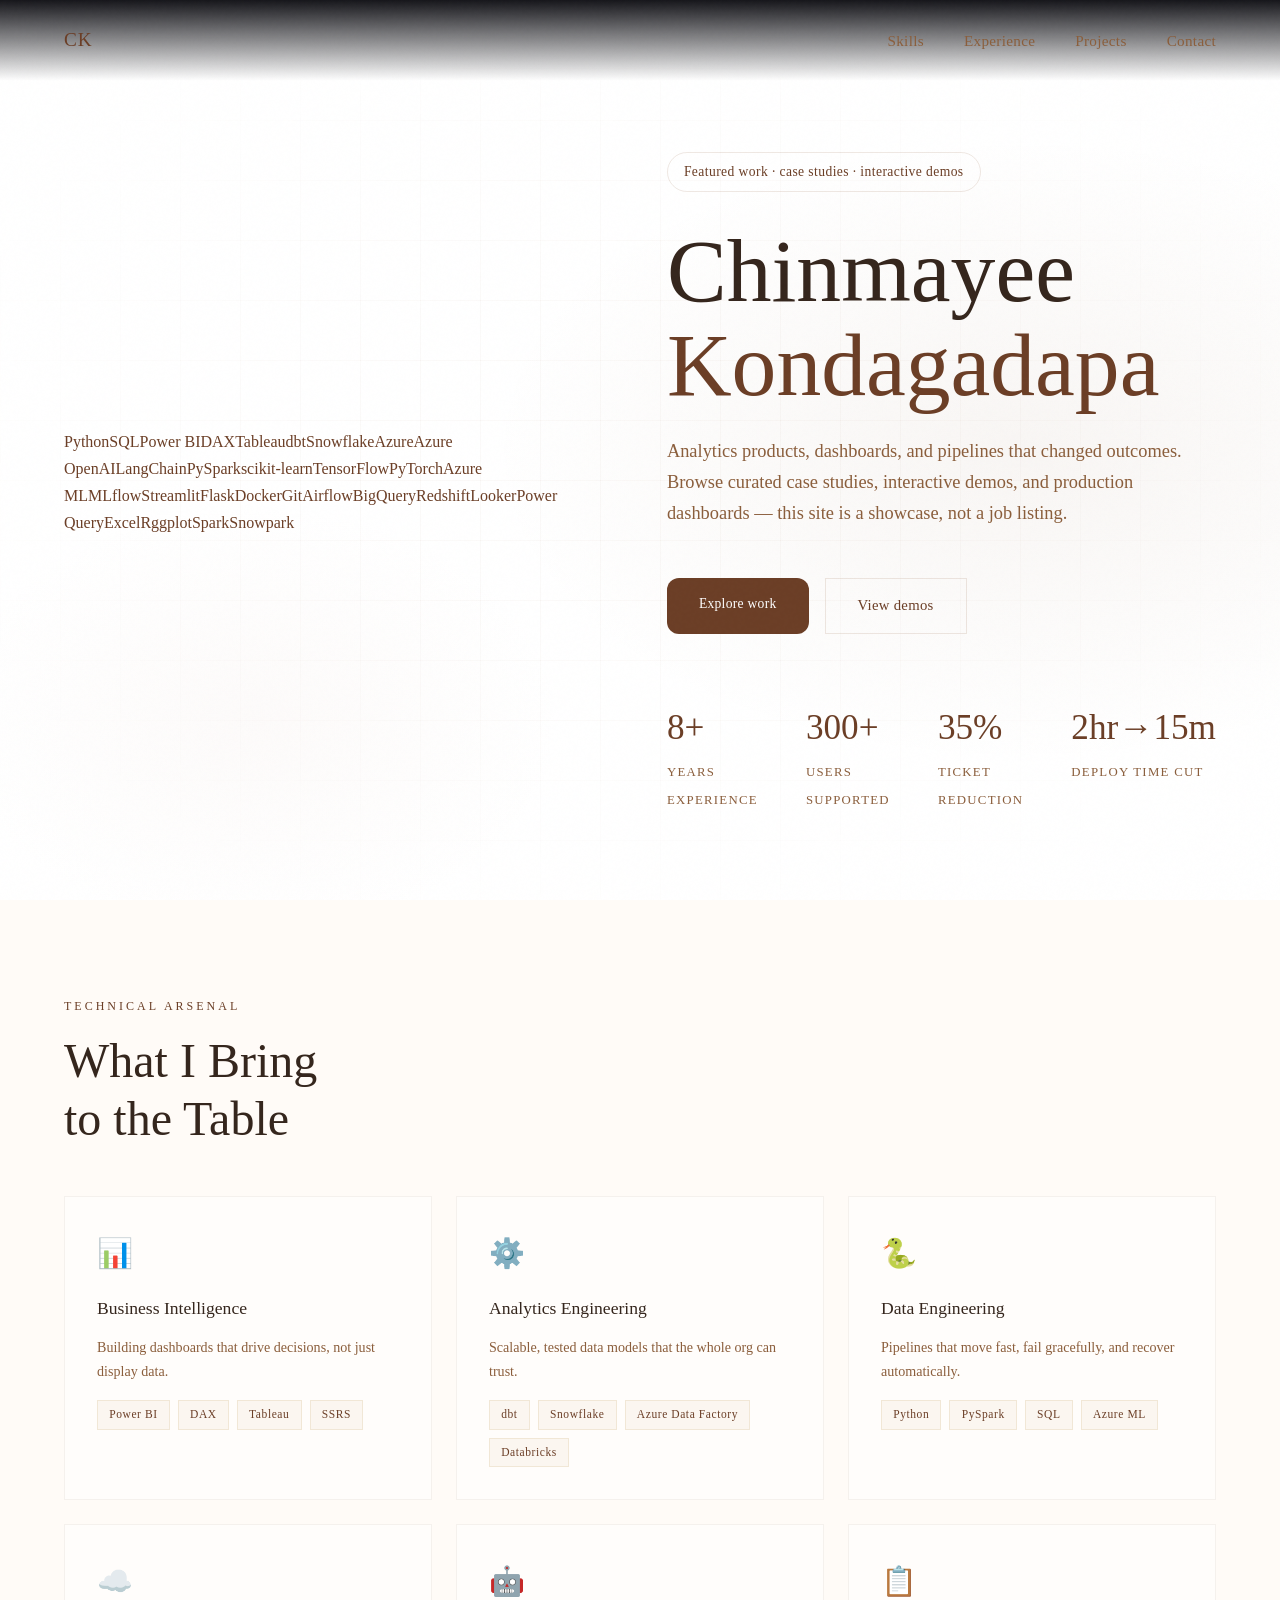
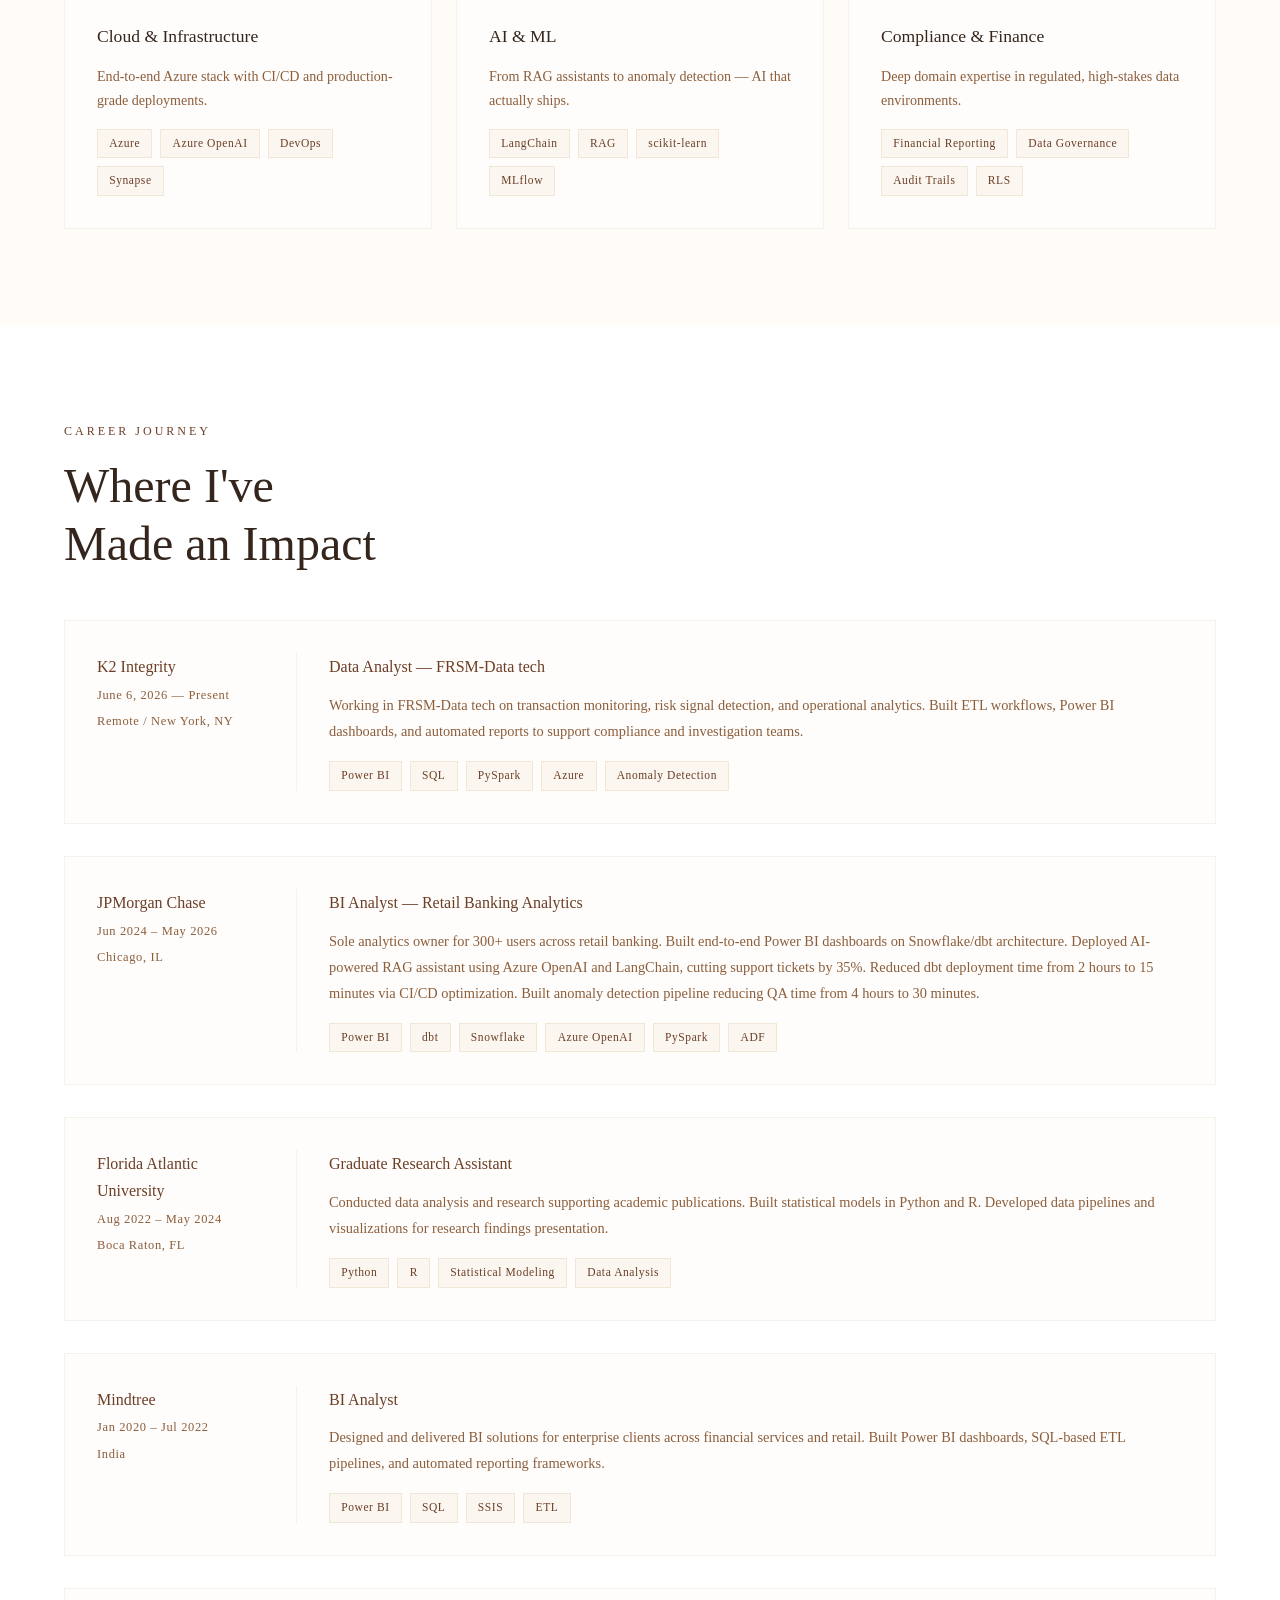
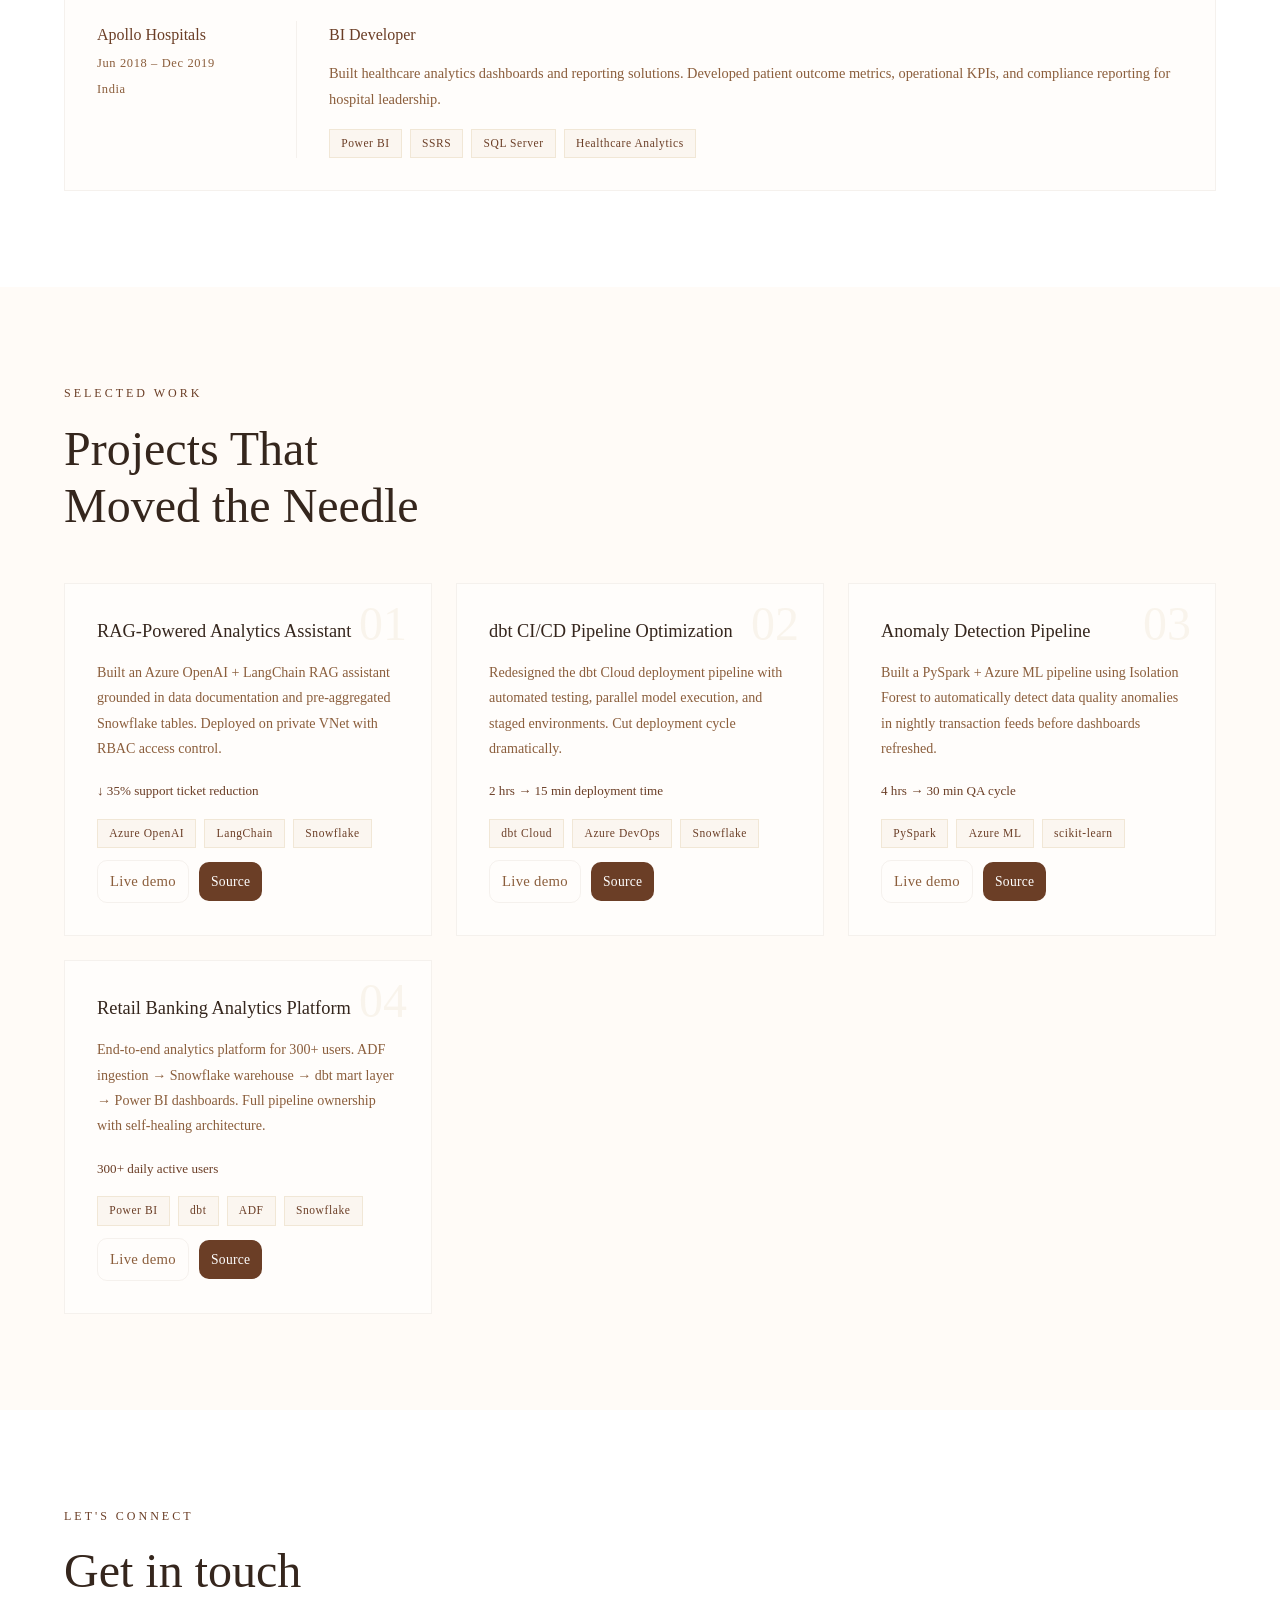
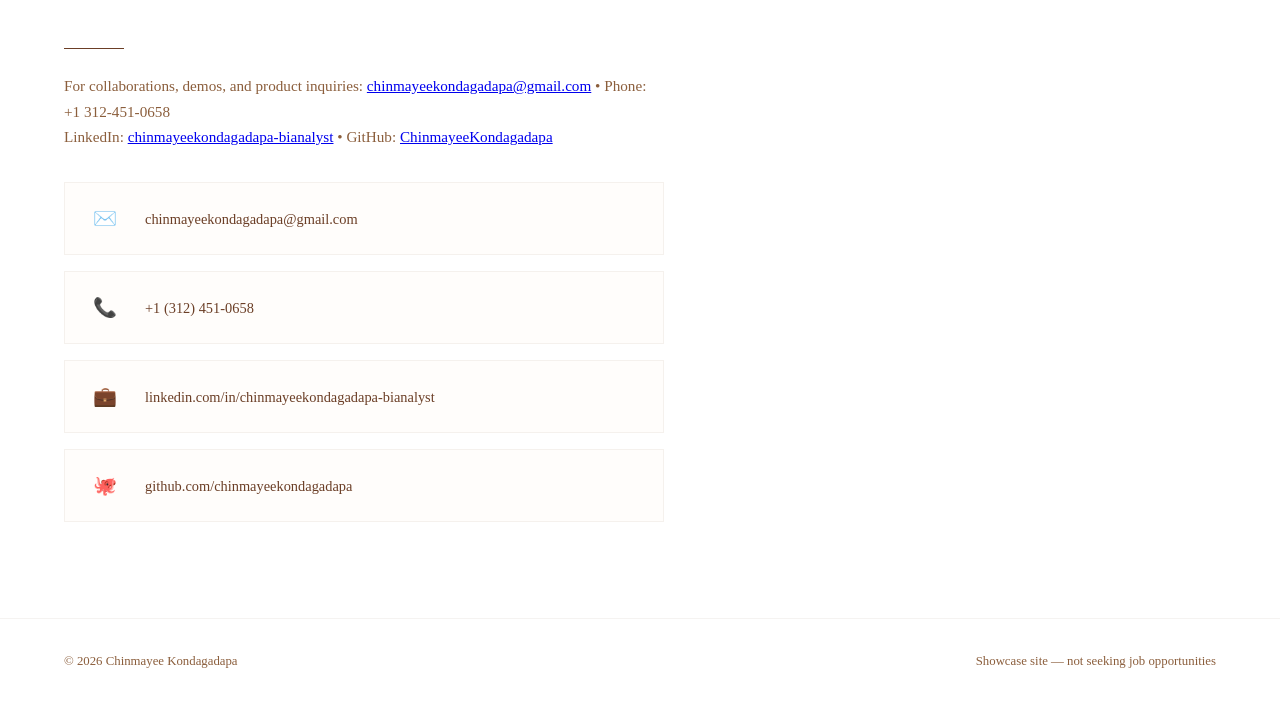
<file: index.html>
<!DOCTYPE html>
<html lang="en">
<head>
<meta charset="UTF-8">
<meta name="viewport" content="width=device-width, initial-scale=1.0">
<title>Chinmayee Kondagadapa | Senior BI Analyst & Analytics Engineer</title>
<!-- removed Google Fonts; using Times New Roman -->
<style>  :root {
    --bg: #ffffff; /* white */
    --bg2: #fffbf7; /* subtle cream */
    --surface: #fffdfb;
    --border: rgba(92,51,23,0.06);
    --accent: #6b3e26; /* brown */
    --accent2: #b88a6d; /* light brown */
    --accent-teal: #0b7880;
    --accent-amber: #c58f2e;
    --accent-indigo: #4b6cb7;
    --chart-1: #6aa3a0; /* for sparklines */
    --chart-2: #b88a6d;
    --chart-3: #4b6cb7;
    --text: #6b3e26; /* main text brown */
    --muted: #8b5e3c; /* muted brown */
    --muted-2: #a1876a;
    --white: #ffffff;

    --brown-900:#35261d;
    --brown-800:#4a3628;
    --brown-700:#6b4a38;
    --brown-600:#8b5e3c;
    --brown-500:#a57757;
    --brown-400:#cfae92;
    --brown-200:#fff6f1;

    --brown-h1:var(--brown-900);
    --brown-h2:var(--brown-700);
    --brown-h3:var(--brown-600);
  }

  /* Enforce no-bold typography globally */
    html, body, *, *::before, *::after {
    font-family: 'Times New Roman', Times, serif !important;
    font-style: normal !important;
    font-weight: 400 !important;
    -webkit-font-smoothing: antialiased;
    text-rendering: optimizeLegibility;
    font-synthesis: none !important;
  }

  /* Enforce no-bold typography globally */
    html, body, *, *::before, *::after {
    font-family: 'Times New Roman', Times, serif !important;
    font-style: normal !important;
    font-weight: 400 !important;
    -webkit-font-smoothing: antialiased;
    text-rendering: optimizeLegibility;
    font-synthesis: none !important;
  }

  * { margin: 0; padding: 0; box-sizing: border-box; }

  html { scroll-behavior: smooth; }

  body {
    background: var(--bg);
    color: var(--text);
    font-family: 'Times New Roman', Times, serif;
    font-weight: 300;
    line-height: 1.7;
    overflow-x: hidden;
  }

  /* NOISE OVERLAY */
  body::before {
    content: '';
    position: fixed;
    inset: 0;
    background-image: url("data:image/svg+xml,%3Csvg viewBox='0 0 256 256' xmlns='http://www.w3.org/2000/svg'%3E%3Cfilter id='noise'%3E%3CfeTurbulence type='fractalNoise' baseFrequency='0.9' numOctaves='4' stitchTiles='stitch'/%3E%3C/filter%3E%3Crect width='100%25' height='100%25' filter='url(%23noise)' opacity='0.03'/%3E%3C/svg%3E");
    pointer-events: none;
    z-index: 9999;
    opacity: 0.4;
  }

  /* NAV */
  nav {
    position: fixed;
    top: 0;
    width: 100%;
    padding: 1.5rem 4rem;
    display: flex;
    justify-content: space-between;
    align-items: center;
    z-index: 100;
    background: linear-gradient(to bottom, rgba(10,10,15,0.95), transparent);
    backdrop-filter: blur(8px);
  }

  .nav-logo {
    font-family: 'DM Sans', sans-serif;
    font-size: 1.2rem;
    color: var(--accent);
    letter-spacing: 0.05em;
    font-weight: 300 !important;
  }

  .nav-links {
    display: flex;
    gap: 2.5rem;
    list-style: none;
  }

  .nav-links a {
    color: var(--muted);
    text-decoration: none;
    font-size: 0.95rem;
    letter-spacing: 0.02em;
    text-transform: none;
    transition: color 0.2s;
  }

  .nav-links a:hover { color: var(--accent); }

  /* HERO */
  .hero {
    min-height: 100vh;
    display: flex;
    align-items: center;
    padding: 8rem 4rem 4rem;
    position: relative;
    overflow: hidden;
  }

  .hero-bg {
    position: absolute;
    inset: 0;
    background: 
      radial-gradient(ellipse 60% 50% at 80% 50%, rgba(139,94,60,0.06) 0%, transparent 70%),
      radial-gradient(ellipse 40% 40% at 20% 80%, rgba(216,180,166,0.06) 0%, transparent 60%);
  }

  .hero-grid {
    position: absolute;
    inset: 0;
    background-image: 
      linear-gradient(rgba(139,94,60,0.03) 1px, transparent 1px),
      linear-gradient(90deg, rgba(139,94,60,0.03) 1px, transparent 1px);
    background-size: 60px 60px;
    mask-image: radial-gradient(ellipse at center, black 30%, transparent 80%);
  }

  .hero-content {
    position: relative;
    z-index: 1;
    max-width: 900px;
  }

  .hero-tag {
    display: inline-block;
    font-size: 0.85rem;
    letter-spacing: 0.03em;
    text-transform: none;
    color: var(--accent);
    border: 1px solid rgba(139,94,60,0.14);
    padding: 0.45rem 1rem;
    margin-bottom: 2rem;
    border-radius: 999px;
    animation: fadeUp 0.8s ease forwards;
    opacity: 0;
  }

  .hero h1 {
    font-family: 'DM Sans', sans-serif;
    font-size: clamp(3rem, 7vw, 6rem);
    line-height: 1.05;
    color: var(--text);
    font-weight: 300 !important;
    animation: fadeUp 0.8s 0.2s ease forwards;
    opacity: 0;
  }

  .hero h1 em {
    font-style: italic;
    color: var(--accent);
  }

  .hero-sub {
    margin-top: 1.5rem;
    font-size: 1.15rem;
    color: var(--muted);
    max-width: 560px;
    animation: fadeUp 0.8s 0.4s ease forwards;
    opacity: 0;
  }

  .hero-ctas {
    margin-top: 3rem;
    display: flex;
    gap: 1rem;
    flex-wrap: wrap;
    animation: fadeUp 0.8s 0.6s ease forwards;
    opacity: 0;
  }

  .btn-primary {
    padding: 0.9rem 2rem;
    background: var(--accent);
    color: #ffffff;
    text-decoration: none;
    font-size: 0.85rem;
    font-weight: 300;
    letter-spacing: 0.02em;
    text-transform: none;
    border-radius: 12px;
    transition: all 0.22s;
  }

  .btn-primary:hover {
    background: var(--accent2);
    transform: translateY(-2px);
  }

  .btn-ghost {
    padding: 0.9rem 2rem;
    border: 1px solid rgba(139,94,60,0.14);
    color: var(--accent);
    text-decoration: none;
    font-size: 0.92rem;
    letter-spacing: 0.02em;
    text-transform: none;
    font-weight: 300;
    transition: all 0.22s;
  }

  .btn-ghost:hover {
    border-color: var(--accent);
    background: rgba(200,169,110,0.05);
  }

  .hero-stats {
    margin-top: 4rem;
    display: flex;
    gap: 3rem;
    animation: fadeUp 0.8s 0.8s ease forwards;
    opacity: 0;
  }

  .stat-num {
    font-family: 'DM Sans', sans-serif;
    font-size: 2.2rem;
    color: var(--accent);
    display: block;
    font-weight: 300 !important;
  }

  .stat-label {
    font-size: 0.8rem;
    color: var(--muted);
    letter-spacing: 0.1em;
    text-transform: uppercase;
  }

  /* SECTIONS */
  section {
    padding: 6rem 4rem;
  }

  .section-label {
    font-size: 0.75rem;
    letter-spacing: 0.25em;
    text-transform: uppercase;
    color: var(--accent);
    margin-bottom: 1rem;
  }

  .section-title {
    font-family: 'DM Sans', sans-serif;
    font-size: clamp(2rem, 4vw, 3rem);
    color: var(--text);
    margin-bottom: 3rem;
    line-height: 1.2;
    font-weight: 300 !important;
  }

  /* SKILLS */
  #skills { background: var(--bg2); }

  .skills-grid {
    display: grid;
    grid-template-columns: repeat(auto-fit, minmax(280px, 1fr));
    gap: 1.5rem;
  }

  .skill-card {
    background: var(--surface);
    border: 1px solid var(--border);
    padding: 2rem;
    position: relative;
    overflow: hidden;
    transition: all 0.3s;
  }

  .skill-card::before {
    content: '';
    position: absolute;
    top: 0;
    left: 0;
    width: 3px;
    height: 100%;
    background: var(--accent);
    transform: scaleY(0);
    transition: transform 0.3s;
  }

  .skill-card:hover::before { transform: scaleY(1); }
  .skill-card:hover { border-color: rgba(200,169,110,0.3); transform: translateY(-4px); }

  .skill-icon {
    font-size: 1.8rem;
    margin-bottom: 1rem;
  }

  .skill-card h3 {
    font-family: 'DM Sans', sans-serif;
    font-size: 1.1rem;
    color: var(--text);
    margin-bottom: 0.8rem;
    font-weight: 300 !important;
  }

  .skill-tags {
    display: flex;
    flex-wrap: wrap;
    gap: 0.5rem;
    margin-top: 1rem;
  }

  .tag {
    font-size: 0.72rem;
    padding: 0.25rem 0.7rem;
    background: rgba(200,169,110,0.08);
    border: 1px solid rgba(200,169,110,0.2);
    color: var(--accent);
    letter-spacing: 0.05em;
  }

  /* EXPERIENCE */
  #experience { background: var(--bg); }

  .exp-list { display: flex; flex-direction: column; gap: 2rem; }

  .exp-item {
    display: grid;
    grid-template-columns: 200px 1fr;
    gap: 2rem;
    padding: 2rem;
    background: var(--surface);
    border: 1px solid var(--border);
    transition: border-color 0.3s;
  }

  .exp-item:hover { border-color: rgba(200,169,110,0.3); }

  .exp-meta { border-right: 1px solid var(--border); padding-right: 2rem; }

  .exp-company {
    font-family: 'DM Sans', sans-serif;
    font-size: 1rem;
    color: var(--accent);
    margin-bottom: 0.3rem;
    font-weight: 300 !important;
  }

  .exp-period {
    font-size: 0.78rem;
    color: var(--muted);
    letter-spacing: 0.05em;
  }

  .exp-role {
    font-size: 1rem;
    font-weight: 300;
    color: var(--text);
    margin-bottom: 0.8rem;
  }

  .exp-desc {
    font-size: 0.9rem;
    color: var(--muted);
    line-height: 1.8;
  }

  .exp-highlights {
    margin-top: 1rem;
    display: flex;
    flex-wrap: wrap;
    gap: 0.5rem;
  }

  /* PROJECTS */
  #projects { background: var(--bg2); }

  .projects-grid {
    display: grid;
    grid-template-columns: repeat(auto-fit, minmax(320px, 1fr));
    gap: 1.5rem;
  }

  .project-card {
    background: var(--surface);
    border: 1px solid var(--border);
    padding: 2rem;
    transition: all 0.3s;
    position: relative;
    overflow: hidden;
  }

  .project-card::after {
    content: '';
    position: absolute;
    bottom: 0;
    left: 0;
    right: 0;
    height: 2px;
    background: linear-gradient(90deg, var(--accent), transparent);
    transform: scaleX(0);
    transform-origin: left;
    transition: transform 0.3s;
  }

  .project-card:hover::after { transform: scaleX(1); }
  .project-card:hover { transform: translateY(-4px); border-color: rgba(200,169,110,0.3); }

  .project-num {
    font-family: 'DM Sans', sans-serif;
    font-size: 3rem;
    color: rgba(200,169,110,0.1);
    position: absolute;
    top: 1rem;
    right: 1.5rem;
    line-height: 1;
    font-weight: 300 !important;
  }

  .project-card h3 {
    font-family: 'DM Sans', sans-serif;
    font-size: 1.15rem;
    color: var(--text);
    margin-bottom: 0.8rem;
    font-weight: 300 !important;
  }

  .project-card p {
    font-size: 0.88rem;
    color: var(--muted);
    line-height: 1.8;
  }

  .project-impact {
    margin-top: 1.2rem;
    font-size: 0.82rem;
    color: var(--accent);
    font-weight: 300;
  }

  /* CONTACT */
  #contact { background: var(--bg); }

  .contact-inner {
    max-width: 600px;
  }

  .contact-links {
    display: flex;
    flex-direction: column;
    gap: 1rem;
    margin-top: 2rem;
  }

  .contact-link {
    display: flex;
    align-items: center;
    gap: 1.5rem;
    padding: 1.2rem 1.5rem;
    background: var(--surface);
    border: 1px solid var(--border);
    text-decoration: none;
    color: var(--text);
    transition: all 0.3s;
  }

  .contact-link:hover {
    border-color: rgba(200,169,110,0.4);
    color: var(--accent);
    transform: translateX(8px);
  }

  .contact-link-icon {
    font-size: 1.2rem;
    width: 2rem;
    text-align: center;
  }

  .contact-link-text { font-size: 0.9rem; }

  .contact-link-arrow {
    margin-left: auto;
    color: var(--accent);
    opacity: 0;
    transition: opacity 0.3s;
  }

  .contact-link:hover .contact-link-arrow { opacity: 1; }

  /* FOOTER */
  footer {
    padding: 2rem 4rem;
    border-top: 1px solid var(--border);
    display: flex;
    justify-content: space-between;
    align-items: center;
    font-size: 0.8rem;
    color: var(--muted);
  }

  /* ANIMATIONS */
  @keyframes fadeUp {
    from { opacity: 0; transform: translateY(24px); }
    to { opacity: 1; transform: translateY(0); }
  }

  .reveal {
    opacity: 0;
    transform: translateY(30px);
    transition: opacity 0.7s ease, transform 0.7s ease;
  }

  .reveal.visible {
    opacity: 1;
    transform: translateY(0);
  }

  /* DIVIDER */
  .divider {
    width: 60px;
    height: 1px;
    background: var(--accent);
    margin: 1.5rem 0;
  }

  @media (max-width: 768px) {
    nav { padding: 1.2rem 1.5rem; }
    .nav-links { display: none; }
    section { padding: 4rem 1.5rem; }
    .hero { padding: 7rem 1.5rem 3rem; }
    .hero-stats { gap: 1.5rem; flex-wrap: wrap; }
    .exp-item { grid-template-columns: 1fr; }
    .exp-meta { border-right: none; border-bottom: 1px solid var(--border); padding-right: 0; padding-bottom: 1rem; }
    footer { flex-direction: column; gap: 0.5rem; text-align: center; }
  }
  /* No bold override: enforce light weights for all text and headings */
  h1,h2,h3,h4,h5,h6,strong,b,button,a,p,li { font-weight: 400 !important; font-style: normal !important; }

  /* Headings and titles: darker brown, handwritten italic, no bold */
  h1,h2,h3,h4,h5,h6 {
    color: var(--brown-h1) !important;
    font-weight: 300;
    font-style: normal;
  }
  /* Ensure body background uses white */
  body { background: var(--bg) !important; color: var(--text) !important; }


  /* Minimal data UI: sparkline + card micro-interactions */
  .sparkline { width: 100%; height: 38px; display:block; }
  .project-card { transition: transform 220ms ease, box-shadow 220ms ease; }
  .project-card:hover { transform: translateY(-6px); box-shadow: 0 10px 30px rgba(50,40,30,0.08); }
  .spark-meta { font-size: 0.78rem; color: var(--muted); margin-top:6px; }
  .filter-chip { cursor:pointer; background:transparent; border:1px solid rgba(107,62,38,0.08); padding:6px 10px; border-radius:999px; color:var(--accent); }
  .filter-chip.active { background: linear-gradient(90deg, rgba(107,62,38,0.06), rgba(184,138,109,0.04)); box-shadow: inset 0 -2px 0 rgba(107,62,38,0.04); }

</style>
</head>
<body>

<nav>
  <div class="nav-logo">CK</div>
  <ul class="nav-links">
    <li><a href="#skills">Skills</a></li>
    <li><a href="#experience">Experience</a></li>
    <li><a href="#projects">Projects</a></li>
    <li><a href="#contact">Contact</a></li>
  </ul>
</nav>

<!-- HERO -->
<section class="hero">
  <div class="hero-bg"></div>
  <div class="hero-grid"></div>
  <div class="tech-cloud" id="techCloud" aria-hidden="false"></div>
  <div class="hero-content">
    <span class="hero-tag">Featured work · case studies · interactive demos</span>
    <h1>Chinmayee<br><em>Kondagadapa</em></h1>
    <p class="hero-sub">Analytics products, dashboards, and pipelines that changed outcomes. Browse curated case studies, interactive demos, and production dashboards — this site is a showcase, not a job listing.</p>
    <div class="hero-ctas">
      <a href="#projects" class="btn-primary">Explore work</a>
      <a href="#projects" class="btn-ghost">View demos</a>
    </div>
    <div class="hero-stats">
      <div>
        <span class="stat-num">8+</span>
        <span class="stat-label">Years Experience</span>
      </div>
      <div>
        <span class="stat-num">300+</span>
        <span class="stat-label">Users Supported</span>
      </div>
      <div>
        <span class="stat-num">35%</span>
        <span class="stat-label">Ticket Reduction</span>
      </div>
      <div>
        <span class="stat-num">2hr→15m</span>
        <span class="stat-label">Deploy Time Cut</span>
      </div>
    </div>
  </div>
</section>

<!-- SKILLS -->
<section id="skills">
  <div class="reveal">
    <p class="section-label">Technical Arsenal</p>
    <h2 class="section-title">What I Bring<br>to the Table</h2>
  </div>
  <div class="skills-grid">
    <div class="skill-card reveal">
      <div class="skill-icon">📊</div>
      <h3>Business Intelligence</h3>
      <p style="font-size:0.88rem;color:var(--muted)">Building dashboards that drive decisions, not just display data.</p>
      <div class="skill-tags">
        <span class="tag">Power BI</span>
        <span class="tag">DAX</span>
        <span class="tag">Tableau</span>
        <span class="tag">SSRS</span>
      </div>
    </div>
    <div class="skill-card reveal">
      <div class="skill-icon">⚙️</div>
      <h3>Analytics Engineering</h3>
      <p style="font-size:0.88rem;color:var(--muted)">Scalable, tested data models that the whole org can trust.</p>
      <div class="skill-tags">
        <span class="tag">dbt</span>
        <span class="tag">Snowflake</span>
        <span class="tag">Azure Data Factory</span>
        <span class="tag">Databricks</span>
      </div>
    </div>
    <div class="skill-card reveal">
      <div class="skill-icon">🐍</div>
      <h3>Data Engineering</h3>
      <p style="font-size:0.88rem;color:var(--muted)">Pipelines that move fast, fail gracefully, and recover automatically.</p>
      <div class="skill-tags">
        <span class="tag">Python</span>
        <span class="tag">PySpark</span>
        <span class="tag">SQL</span>
        <span class="tag">Azure ML</span>
      </div>
    </div>
    <div class="skill-card reveal">
      <div class="skill-icon">☁️</div>
      <h3>Cloud & Infrastructure</h3>
      <p style="font-size:0.88rem;color:var(--muted)">End-to-end Azure stack with CI/CD and production-grade deployments.</p>
      <div class="skill-tags">
        <span class="tag">Azure</span>
        <span class="tag">Azure OpenAI</span>
        <span class="tag">DevOps</span>
        <span class="tag">Synapse</span>
      </div>
    </div>
    <div class="skill-card reveal">
      <div class="skill-icon">🤖</div>
      <h3>AI & ML</h3>
      <p style="font-size:0.88rem;color:var(--muted)">From RAG assistants to anomaly detection — AI that actually ships.</p>
      <div class="skill-tags">
        <span class="tag">LangChain</span>
        <span class="tag">RAG</span>
        <span class="tag">scikit-learn</span>
        <span class="tag">MLflow</span>
      </div>
    </div>
    <div class="skill-card reveal">
      <div class="skill-icon">📋</div>
      <h3>Compliance & Finance</h3>
      <p style="font-size:0.88rem;color:var(--muted)">Deep domain expertise in regulated, high-stakes data environments.</p>
      <div class="skill-tags">
        <span class="tag">Financial Reporting</span>
        <span class="tag">Data Governance</span>
        <span class="tag">Audit Trails</span>
        <span class="tag">RLS</span>
      </div>
    </div>
  </div>
</section>

<!-- EXPERIENCE -->
<section id="experience">
  <div class="reveal">
    <p class="section-label">Career Journey</p>
    <h2 class="section-title">Where I've<br>Made an Impact</h2>
  </div>
  <div class="exp-list">
    <div class="exp-item reveal">
      <div class="exp-meta">
        <div class="exp-company">K2 Integrity</div>
        <div class="exp-period">June 6, 2026 — Present</div>
        <div class="exp-period" style="margin-top:0.3rem">Remote / New York, NY</div>
      </div>
      <div>
        <div class="exp-role">Data Analyst — FRSM-Data tech</div>
        <div class="exp-desc">Working in FRSM-Data tech on transaction monitoring, risk signal detection, and operational analytics. Built ETL workflows, Power BI dashboards, and automated reports to support compliance and investigation teams.</div>
        <div class="exp-highlights">
          <span class="tag">Power BI</span><span class="tag">SQL</span><span class="tag">PySpark</span><span class="tag">Azure</span><span class="tag">Anomaly Detection</span>
        </div>
      </div>
    </div>

    <div class="exp-item reveal">
      <div class="exp-meta">
        <div class="exp-company">JPMorgan Chase</div>
        <div class="exp-period">Jun 2024 – May 2026</div>
        <div class="exp-period" style="margin-top:0.3rem">Chicago, IL</div>
      </div>
      <div>
        <div class="exp-role">BI Analyst — Retail Banking Analytics</div>
        <div class="exp-desc">Sole analytics owner for 300+ users across retail banking. Built end-to-end Power BI dashboards on Snowflake/dbt architecture. Deployed AI-powered RAG assistant using Azure OpenAI and LangChain, cutting support tickets by 35%. Reduced dbt deployment time from 2 hours to 15 minutes via CI/CD optimization. Built anomaly detection pipeline reducing QA time from 4 hours to 30 minutes.</div>
        <div class="exp-highlights">
          <span class="tag">Power BI</span><span class="tag">dbt</span><span class="tag">Snowflake</span><span class="tag">Azure OpenAI</span><span class="tag">PySpark</span><span class="tag">ADF</span>
        </div>
      </div>
    </div>
    <div class="exp-item reveal">
      <div class="exp-meta">
        <div class="exp-company">Florida Atlantic University</div>
        <div class="exp-period">Aug 2022 – May 2024</div>
        <div class="exp-period" style="margin-top:0.3rem">Boca Raton, FL</div>
      </div>
      <div>
        <div class="exp-role">Graduate Research Assistant</div>
        <div class="exp-desc">Conducted data analysis and research supporting academic publications. Built statistical models in Python and R. Developed data pipelines and visualizations for research findings presentation.</div>
        <div class="exp-highlights">
          <span class="tag">Python</span><span class="tag">R</span><span class="tag">Statistical Modeling</span><span class="tag">Data Analysis</span>
        </div>
      </div>
    </div>
    <div class="exp-item reveal">
      <div class="exp-meta">
        <div class="exp-company">Mindtree</div>
        <div class="exp-period">Jan 2020 – Jul 2022</div>
        <div class="exp-period" style="margin-top:0.3rem">India</div>
      </div>
      <div>
        <div class="exp-role">BI Analyst</div>
        <div class="exp-desc">Designed and delivered BI solutions for enterprise clients across financial services and retail. Built Power BI dashboards, SQL-based ETL pipelines, and automated reporting frameworks.</div>
        <div class="exp-highlights">
          <span class="tag">Power BI</span><span class="tag">SQL</span><span class="tag">SSIS</span><span class="tag">ETL</span>
        </div>
      </div>
    </div>
    <div class="exp-item reveal">
      <div class="exp-meta">
        <div class="exp-company">Apollo Hospitals</div>
        <div class="exp-period">Jun 2018 – Dec 2019</div>
        <div class="exp-period" style="margin-top:0.3rem">India</div>
      </div>
      <div>
        <div class="exp-role">BI Developer</div>
        <div class="exp-desc">Built healthcare analytics dashboards and reporting solutions. Developed patient outcome metrics, operational KPIs, and compliance reporting for hospital leadership.</div>
        <div class="exp-highlights">
          <span class="tag">Power BI</span><span class="tag">SSRS</span><span class="tag">SQL Server</span><span class="tag">Healthcare Analytics</span>
        </div>
      </div>
    </div>
  </div>
</section>

<!-- PROJECTS -->
<section id="projects">
  <div class="reveal">
    <p class="section-label">Selected Work</p>
    <h2 class="section-title">Projects That<br>Moved the Needle</h2>
  </div>
  <div class="projects-grid">
    <div class="project-card reveal">
      <div class="project-num">01</div>
      <h3>RAG-Powered Analytics Assistant</h3>
      <p>Built an Azure OpenAI + LangChain RAG assistant grounded in data documentation and pre-aggregated Snowflake tables. Deployed on private VNet with RBAC access control.</p>
      <div class="project-impact">↓ 35% support ticket reduction</div>
      <div class="skill-tags" style="margin-top:1rem">
        <span class="tag">Azure OpenAI</span><span class="tag">LangChain</span><span class="tag">Snowflake</span>
      </div>
      <div class="project-links" style="margin-top:12px;display:flex;gap:10px;align-items:center">
        <a class="btn-ghost" href="https://KondagadapaChinmayee.github.io/rag-powered-analytics-assistant/" target="_blank" style="padding:8px 12px;border-radius:10px;background:transparent;border:1px solid var(--border);color:var(--muted);text-decoration:none">Live demo</a>
        <a class="btn-primary" href="https://github.com/KondagadapaChinmayee/rag-powered-analytics-assistant" target="_blank" style="padding:8px 12px;border-radius:10px;text-decoration:none">Source</a>
      </div>
    </div>
    <div class="project-card reveal">
      <div class="project-num">02</div>
      <h3>dbt CI/CD Pipeline Optimization</h3>
      <p>Redesigned the dbt Cloud deployment pipeline with automated testing, parallel model execution, and staged environments. Cut deployment cycle dramatically.</p>
      <div class="project-impact">2 hrs → 15 min deployment time</div>
      <div class="skill-tags" style="margin-top:1rem">
        <span class="tag">dbt Cloud</span><span class="tag">Azure DevOps</span><span class="tag">Snowflake</span>
      </div>
      <div class="project-links" style="margin-top:12px;display:flex;gap:10px;align-items:center">
        <a class="btn-ghost" href="https://KondagadapaChinmayee.github.io/dbt-ci-cd-pipeline-optimization/" target="_blank" style="padding:8px 12px;border-radius:10px;background:transparent;border:1px solid var(--border);color:var(--muted);text-decoration:none">Live demo</a>
        <a class="btn-primary" href="https://github.com/KondagadapaChinmayee/dbt-ci-cd-pipeline-optimization" target="_blank" style="padding:8px 12px;border-radius:10px;text-decoration:none">Source</a>
      </div>
    </div>
    <div class="project-card reveal">
      <div class="project-num">03</div>
      <h3>Anomaly Detection Pipeline</h3>
      <p>Built a PySpark + Azure ML pipeline using Isolation Forest to automatically detect data quality anomalies in nightly transaction feeds before dashboards refreshed.</p>
      <div class="project-impact">4 hrs → 30 min QA cycle</div>
      <div class="skill-tags" style="margin-top:1rem">
        <span class="tag">PySpark</span><span class="tag">Azure ML</span><span class="tag">scikit-learn</span>
      </div>
      <div class="project-links" style="margin-top:12px;display:flex;gap:10px;align-items:center">
        <a class="btn-ghost" href="https://KondagadapaChinmayee.github.io/anomaly-detection-pipeline/" target="_blank" style="padding:8px 12px;border-radius:10px;background:transparent;border:1px solid var(--border);color:var(--muted);text-decoration:none">Live demo</a>
        <a class="btn-primary" href="https://github.com/KondagadapaChinmayee/anomaly-detection-pipeline" target="_blank" style="padding:8px 12px;border-radius:10px;text-decoration:none">Source</a>
      </div>
    </div>
    <div class="project-card reveal">
      <div class="project-num">04</div>
      <h3>Retail Banking Analytics Platform</h3>
      <p>End-to-end analytics platform for 300+ users. ADF ingestion → Snowflake warehouse → dbt mart layer → Power BI dashboards. Full pipeline ownership with self-healing architecture.</p>
      <div class="project-impact">300+ daily active users</div>
      <div class="skill-tags" style="margin-top:1rem">
        <span class="tag">Power BI</span><span class="tag">dbt</span><span class="tag">ADF</span><span class="tag">Snowflake</span>
      </div>
      <div class="project-links" style="margin-top:12px;display:flex;gap:10px;align-items:center">
        <a class="btn-ghost" href="https://KondagadapaChinmayee.github.io/retail-banking-analytics-platform/" target="_blank" style="padding:8px 12px;border-radius:10px;background:transparent;border:1px solid var(--border);color:var(--muted);text-decoration:none">Live demo</a>
        <a class="btn-primary" href="https://github.com/KondagadapaChinmayee/retail-banking-analytics-platform" target="_blank" style="padding:8px 12px;border-radius:10px;text-decoration:none">Source</a>
      </div>
    </div>
  </div>
</section>

<!-- CONTACT -->
<section id="contact">
  <div class="contact-inner">
    <div class="reveal">
      <p class="section-label">Let's Connect</p>
      <h2 class="section-title">Get in touch</h2>
      <div class="divider"></div>
      <p style="color:var(--muted);font-size:0.95rem">
        For collaborations, demos, and product inquiries: <a href="mailto:chinmayeekondagadapa@gmail.com">chinmayeekondagadapa@gmail.com</a> • Phone: +1 312-451-0658<br>
        LinkedIn: <a href="https://www.linkedin.com/in/chinmayeekondagadapa-bianalyst/" target="_blank">chinmayeekondagadapa-bianalyst</a> • GitHub: <a href="https://github.com/ChinmayeeKondagadapa" target="_blank">ChinmayeeKondagadapa</a>
      </p>
    </div>
    <div class="contact-links reveal">
      <a href="mailto:chinmayeekondagadapa@gmail.com" class="contact-link">
        <span class="contact-link-icon">✉️</span>
        <span class="contact-link-text">chinmayeekondagadapa@gmail.com</span>
        <span class="contact-link-arrow">→</span>
      </a>
      <a href="tel:+13124510658" class="contact-link">
        <span class="contact-link-icon">📞</span>
        <span class="contact-link-text">+1 (312) 451-0658</span>
        <span class="contact-link-arrow">→</span>
      </a>
      <a href="https://www.linkedin.com/in/chinmayeekondagadapa-bianalyst/" target="_blank" class="contact-link">
        <span class="contact-link-icon">💼</span>
        <span class="contact-link-text">linkedin.com/in/chinmayeekondagadapa-bianalyst</span>
        <span class="contact-link-arrow">→</span>
      </a>
      <a href="https://github.com/chinmayeekondagadapa" target="_blank" class="contact-link">
        <span class="contact-link-icon">🐙</span>
        <span class="contact-link-text">github.com/chinmayeekondagadapa</span>
        <span class="contact-link-arrow">→</span>
      </a>
    </div>
  </div>
</section>

<footer>
  <span>© 2026 Chinmayee Kondagadapa</span>
<span>Showcase site — not seeking job opportunities</span>
</footer>

<script>
  // Scroll reveal
  const reveals = document.querySelectorAll('.reveal');
  const observer = new IntersectionObserver((entries) => {
    entries.forEach((entry, i) => {
      if (entry.isIntersecting) {
        setTimeout(() => entry.target.classList.add('visible'), i * 80);
      }
    });
  }, { threshold: 0.1 });
  reveals.forEach(el => observer.observe(el));

  // Tech cloud: animated interactive tags that filter projects
  const techTags = [
    'Python','SQL','Power BI','DAX','Tableau','dbt','Snowflake','Azure','Azure OpenAI','LangChain',
    'PySpark','scikit-learn','TensorFlow','PyTorch','Azure ML','MLflow','Streamlit','Flask','Docker','Git',
    'Airflow','BigQuery','Redshift','Looker','Power Query','Excel','R','ggplot','Spark','Snowpark'
  ];

  const techCloud = document.getElementById('techCloud');
  const projectCards = Array.from(document.querySelectorAll('.project-card'));
  let activeFilter = null;

  function placeTechTags() {
    if (!techCloud) return;
    techCloud.innerHTML = '';
    const rect = techCloud.getBoundingClientRect();
    const w = rect.width || window.innerWidth;
    const h = rect.height || window.innerHeight * 0.5;
    techTags.forEach((t, i) => {
      const el = document.createElement('span');
      el.className = 'tech-tag';
      el.textContent = t;
      // random position within hero area
      const left = Math.random() * 80 + 5; // percent
      const top = Math.random() * 65 + 12; // percent
      el.style.left = left + '%';
      el.style.top = top + '%';
      // slightly stagger animation
      el.style.animationDelay = (Math.random() * 4).toFixed(2) + 's';
      el.style.animationDuration = (5 + Math.random() * 6).toFixed(2) + 's';
      // click to filter projects
      el.addEventListener('click', (ev) => {
        ev.stopPropagation();
        const tag = t.toLowerCase();
        if (activeFilter === tag) {
          clearProjectFilter();
        } else {
          applyProjectFilter(tag);
          // update active state
          document.querySelectorAll('.tech-tag').forEach(x => x.classList.toggle('active', x === el));
        }
      });
      techCloud.appendChild(el);
    });
  }

  function applyProjectFilter(tag) {
    activeFilter = tag;
    projectCards.forEach(card => {
      const tagsEl = card.querySelector('.skill-tags');
      const content = tagsEl ? tagsEl.textContent.toLowerCase() : card.textContent.toLowerCase();
      if (content.includes(tag)) {
        card.style.display = '';
      } else {
        card.style.display = 'none';
      }
    });
  }

  function clearProjectFilter() {
    activeFilter = null;
    document.querySelectorAll('.tech-tag').forEach(x => x.classList.remove('active'));
    projectCards.forEach(card => card.style.display = '');
  }

  // reposition tags on resize for variety
  window.addEventListener('resize', () => {
    // debounce
    clearTimeout(window._techCloudResize);
    window._techCloudResize = setTimeout(placeTechTags, 250);
  });

  // initialize after a short delay to allow layout
  setTimeout(placeTechTags, 300);

  // click anywhere to clear filter
  document.addEventListener('click', (ev) => {
    if (!ev.target.classList.contains('tech-tag')) clearProjectFilter();
  });
</script>


<script>
// Simple sparkline renderer for elements with data-sparkline="v1,v2,.."
function renderSparkline(el, values, color){
  const w=el.clientWidth; const h=38; const canvas=document.createElement('canvas');
  canvas.width=w; canvas.height=h; canvas.style.width='100%'; canvas.style.height=h+'px';
  el.innerHTML=''; el.appendChild(canvas);
  const ctx=canvas.getContext('2d');
  const vals=values.map(Number); const max=Math.max(...vals); const min=Math.min(...vals);
  const range=max-min||1; const pad=4;
  ctx.strokeStyle=color||getComputedStyle(document.documentElement).getPropertyValue('--chart-1').trim();
  ctx.lineWidth=2; ctx.beginPath();
  vals.forEach((v,i)=>{ const x=pad + (i/(vals.length-1||1))*(w-pad*2); const y=h - pad - ((v-min)/range)*(h-pad*2); if(i===0) ctx.moveTo(x,y); else ctx.lineTo(x,y); });
  ctx.stroke();
  // fill gradient
  const grad=ctx.createLinearGradient(0,0,0,h); grad.addColorStop(0, color+'22'); grad.addColorStop(1,'rgba(255,255,255,0)');
  ctx.lineTo(w-pad,h-pad); ctx.lineTo(pad,h-pad); ctx.closePath(); ctx.fillStyle=grad; ctx.fill();
}
function initSparklines(){ document.querySelectorAll('[data-sparkline]').forEach(el=>{ try{ const vals=el.getAttribute('data-sparkline').split(','); const color=el.getAttribute('data-sparkline-color') || getComputedStyle(document.documentElement).getPropertyValue('--chart-1').trim(); renderSparkline(el, vals, color); }catch(e){console.warn(e)} }); }
window.addEventListener('resize', ()=>{ document.querySelectorAll('[data-sparkline]').forEach(el=> initSparklines()); });
window.addEventListener('load', initSparklines);
// simple interactive filter chips example
window.addEventListener('load', ()=>{ document.querySelectorAll('.filter-chip').forEach(chip=> chip.addEventListener('click', ()=>{ chip.classList.toggle('active'); const tag=chip.textContent.trim().toLowerCase(); document.querySelectorAll('.project-card').forEach(card=>{ if(!chip.classList.contains('active')){ card.style.display='block'; } else { const tags=card.getAttribute('data-tags')||''; card.style.display = tags.toLowerCase().includes(tag) ? 'block' : 'none'; } }); })); });
</script>

</body>
</html>
</file>
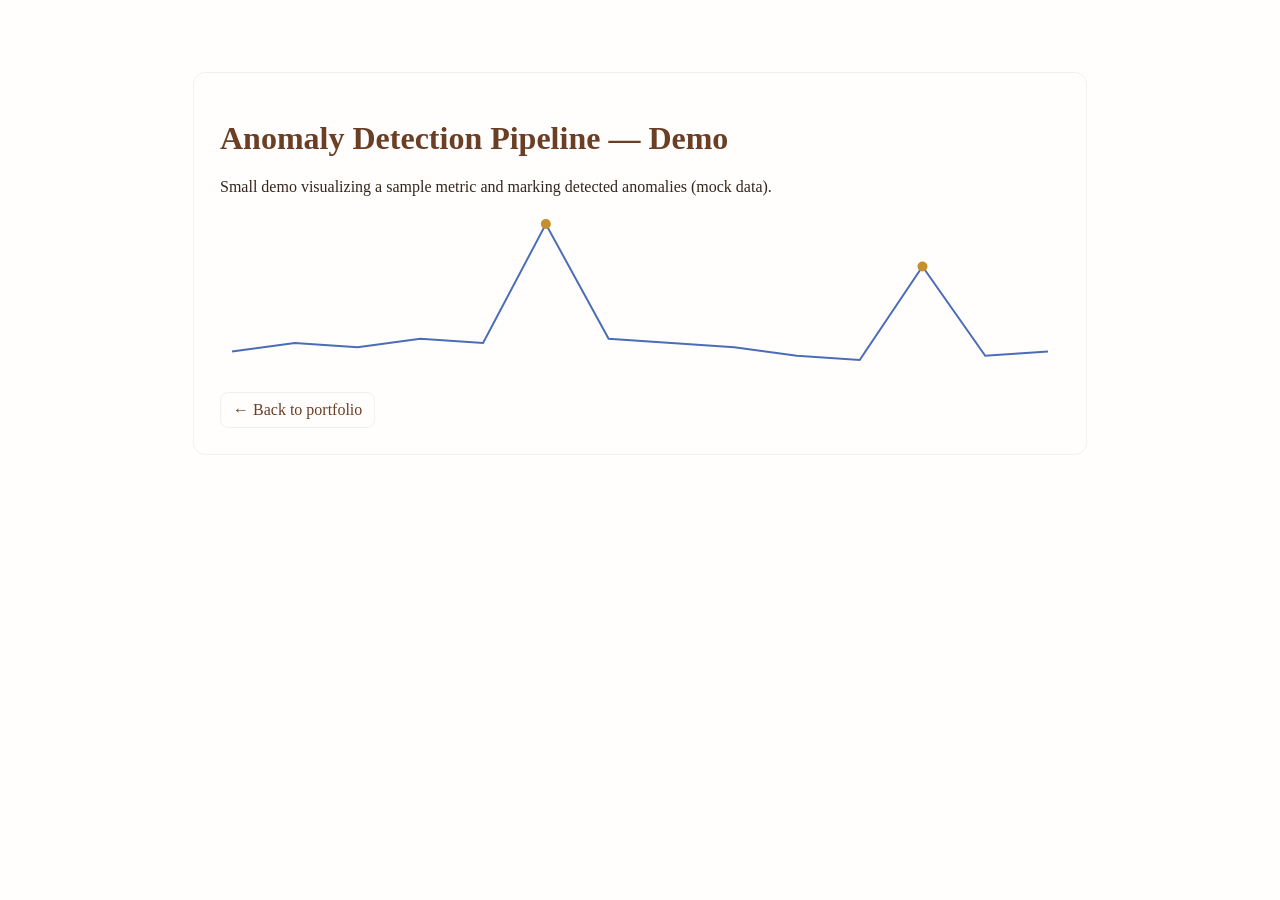
<file: projects/anomaly-detection-pipeline/index.html>
<!doctype html>
<html lang="en">
<head>
  <meta charset="utf-8">
  <meta name="viewport" content="width=device-width,initial-scale=1">
  <title>Anomaly Detection Pipeline — Demo</title>
  <style>
    body{font-family:'Times New Roman', Times, serif;padding:2rem;color:#35261d;background:#fffefc}
    .card{max-width:840px;margin:2rem auto;padding:1.6rem;border:1px solid rgba(53,38,29,0.06);border-radius:12px}
    h1{color:#6b3e26}
    canvas{width:100%;height:160px}
    .back{display:inline-block;margin-top:1rem;color:#6b3e26;text-decoration:none;border:1px solid rgba(107,62,38,0.08);padding:8px 12px;border-radius:8px}
  </style>
</head>
<body>
  <div class="card">
    <h1>Anomaly Detection Pipeline — Demo</h1>
    <p>Small demo visualizing a sample metric and marking detected anomalies (mock data).</p>
    <canvas id="chart"></canvas>
    <a class="back" href="/">← Back to portfolio</a>
  </div>
<script>
  const c=document.getElementById('chart'); const ctx=c.getContext('2d'); const w=c.clientWidth; const h=160; c.width=w; c.height=h;
  const vals=[10,12,11,13,12,40,13,12,11,9,8,30,9,10];
  const max=Math.max(...vals), min=Math.min(...vals), pad=12; ctx.beginPath(); ctx.strokeStyle='#4b6cb7'; ctx.lineWidth=2; vals.forEach((v,i)=>{ const x=pad + i*( (w-pad*2)/(vals.length-1) ); const y=h-pad - ((v-min)/(max-min))*(h-pad*2); if(i===0)ctx.moveTo(x,y); else ctx.lineTo(x,y); }); ctx.stroke();
  // mark anomalies (>25)
  ctx.fillStyle='#c58f2e'; vals.forEach((v,i)=>{ if(v>25){ const x=pad + i*( (w-pad*2)/(vals.length-1) ); const y=h-pad - ((v-min)/(max-min))*(h-pad*2); ctx.beginPath(); ctx.arc(x,y,5,0,Math.PI*2); ctx.fill(); }});
</script>
</body>
</html>
</file>
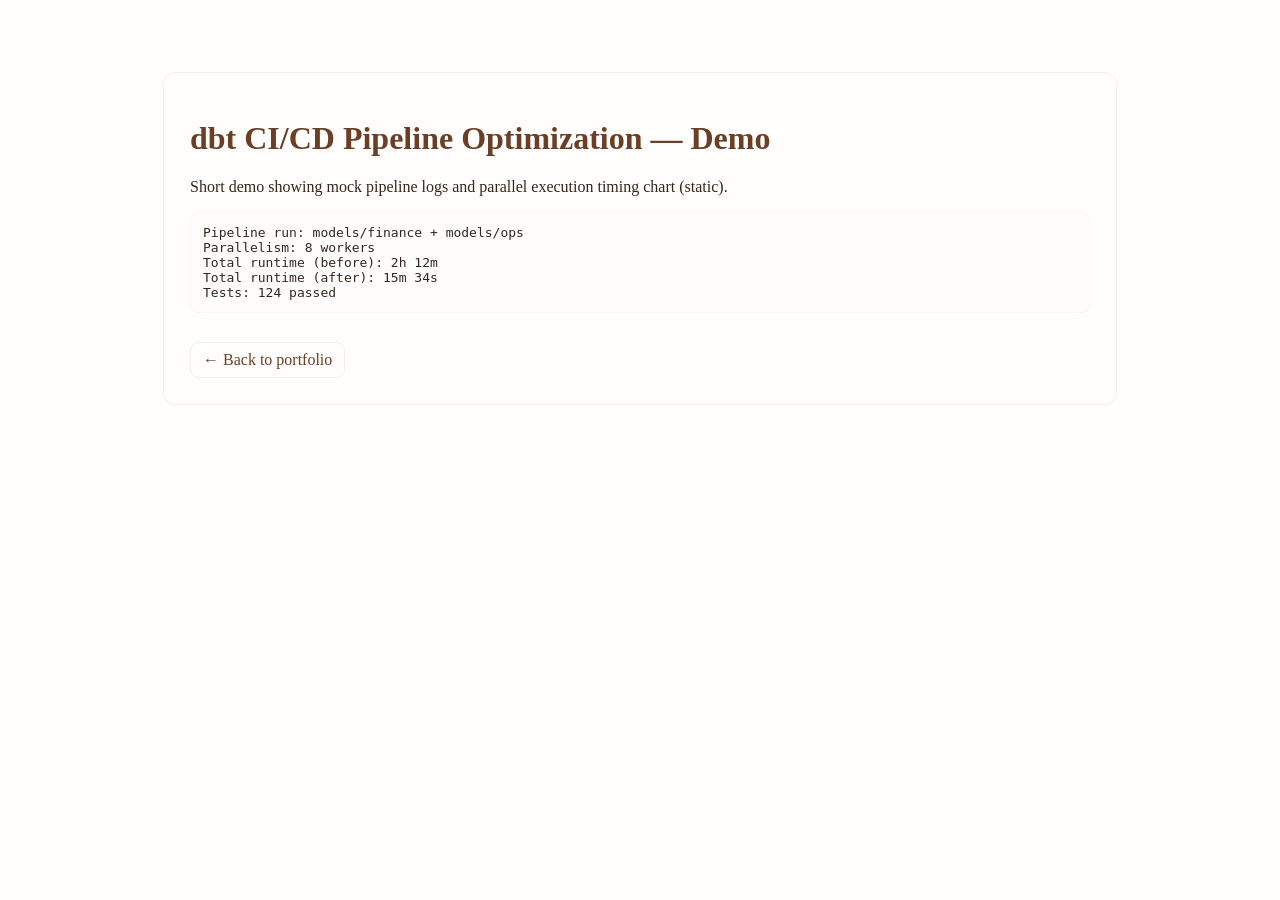
<file: projects/dbt-ci-cd-pipeline-optimization/index.html>
<!doctype html>
<html lang="en">
<head>
  <meta charset="utf-8">
  <meta name="viewport" content="width=device-width,initial-scale=1">
  <title>dbt CI/CD Pipeline Optimization — Demo</title>
  <style>
    body{font-family:'Times New Roman', Times, serif;padding:2rem;color:#35261d;background:#fffefc}
    .card{max-width:900px;margin:2rem auto;padding:1.6rem;border:1px solid rgba(53,38,29,0.06);border-radius:12px}
    h1{color:#6b3e26}
    .back{display:inline-block;margin-top:1rem;color:#6b3e26;text-decoration:none;border:1px solid rgba(107,62,38,0.08);padding:8px 12px;border-radius:8px}
    pre{background:#fffdfb;padding:12px;border-radius:8px;border:1px solid rgba(139,94,60,0.04)}
  </style>
</head>
<body>
  <div class="card">
    <h1>dbt CI/CD Pipeline Optimization — Demo</h1>
    <p>Short demo showing mock pipeline logs and parallel execution timing chart (static).</p>
    <pre>Pipeline run: models/finance + models/ops
Parallelism: 8 workers
Total runtime (before): 2h 12m
Total runtime (after): 15m 34s
Tests: 124 passed</pre>
    <a class="back" href="/">← Back to portfolio</a>
  </div>
</body>
</html>
</file>
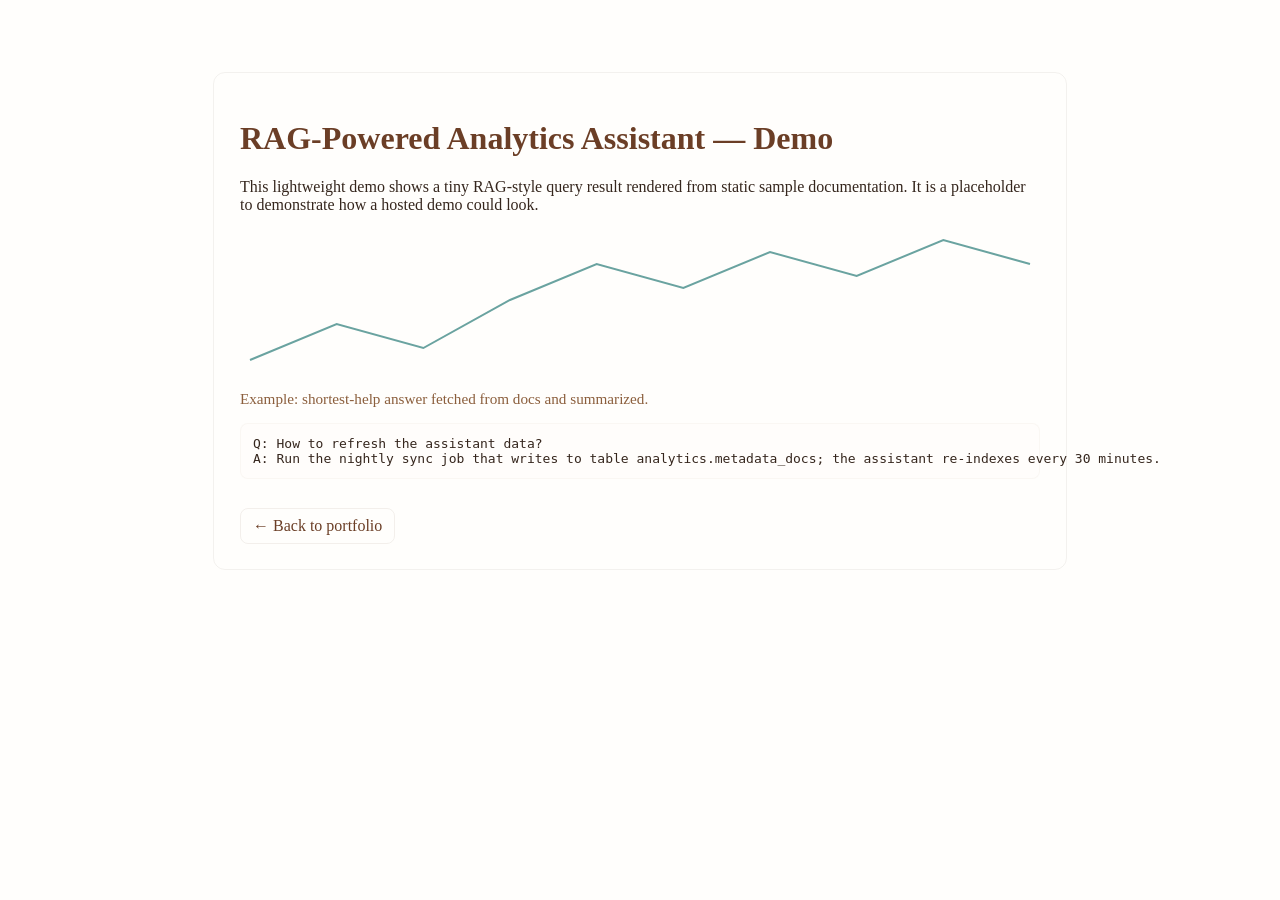
<file: projects/rag-powered-analytics-assistant/index.html>
<!doctype html>
<html lang="en">
<head>
  <meta charset="utf-8">
  <meta name="viewport" content="width=device-width,initial-scale=1">
  <title>RAG-Powered Analytics Assistant — Demo</title>
  <style>
    body{font-family: 'Times New Roman', Times, serif; padding:2rem; color:#35261d; background:#fffefc}
    .card{max-width:800px;margin:2rem auto;padding:1.6rem;border:1px solid rgba(53,38,29,0.06);border-radius:12px}
    h1{color:#6b3e26}
    .back{display:inline-block;margin-top:1rem;color:#6b3e26;text-decoration:none;border:1px solid rgba(107,62,38,0.08);padding:8px 12px;border-radius:8px}
    canvas{width:100%;height:140px;border-radius:6px}
  </style>
</head>
<body>
  <div class="card">
    <h1>RAG-Powered Analytics Assistant — Demo</h1>
    <p>This lightweight demo shows a tiny RAG-style query result rendered from static sample documentation. It is a placeholder to demonstrate how a hosted demo could look.</p>
    <canvas id="demoChart"></canvas>
    <p style="color:#8b5e3c;font-size:0.95rem">Example: shortest-help answer fetched from docs and summarized.</p>
    <pre id="answer" style="background:#fffdfb;padding:12px;border:1px solid rgba(139,94,60,0.04);border-radius:8px">Loading...</pre>
    <a class="back" href="/">← Back to portfolio</a>
  </div>
<script>
  // simple sparkline demo
  const canvas=document.getElementById('demoChart');
  const ctx=canvas.getContext('2d');
  const w=canvas.clientWidth; const h=140; canvas.width=w; canvas.height=h;
  const vals=[12,18,14,22,28,24,30,26,32,28];
  const max=Math.max(...vals), min=Math.min(...vals), pad=10; ctx.strokeStyle='#6aa3a0'; ctx.lineWidth=2; ctx.beginPath(); vals.forEach((v,i)=>{ const x=pad + (i/(vals.length-1))*(w-pad*2); const y=h-pad - ((v-min)/(max-min))*(h-pad*2); if(i===0)ctx.moveTo(x,y); else ctx.lineTo(x,y); }); ctx.stroke();
  // fake RAG answer
  setTimeout(()=>{ document.getElementById('answer').textContent = 'Q: How to refresh the assistant data?\nA: Run the nightly sync job that writes to table analytics.metadata_docs; the assistant re-indexes every 30 minutes.' }, 700);
</script>
</body>
</html>
</file>
